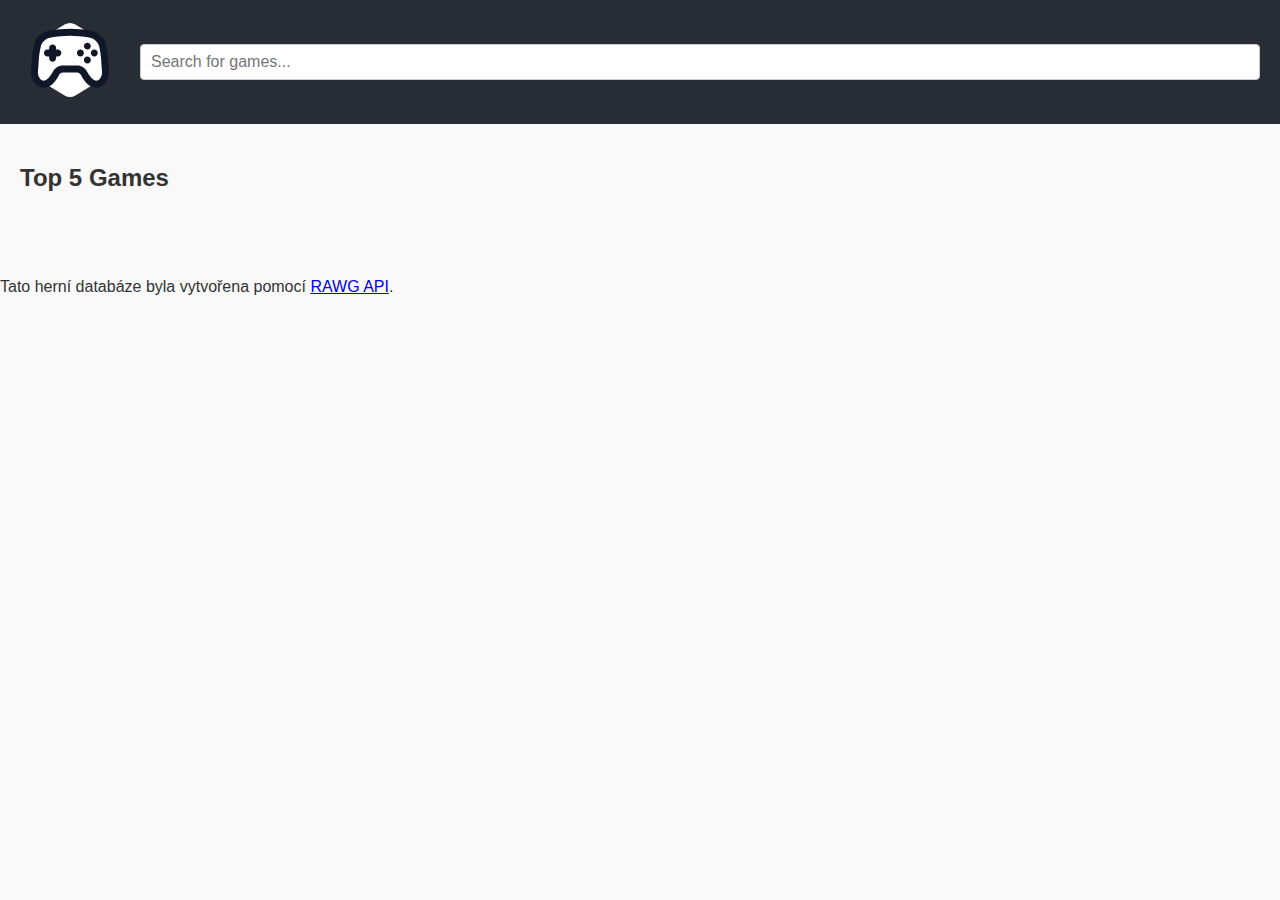
<file: A/index.html>
<!DOCTYPE html>
<html lang="cs">
<head>
    <meta charset="UTF-8">
    <link rel="stylesheet" href="styles.css">
    <title>Game Database</title>
</head>
<body>
    <header>
        <a href="index.html"><img src="logo.svg" alt="Logo"></a>
        <input type="text" id="searchBar" placeholder="Search for games...">
    </header>
    <main>
        <h2 id="topGamesTitle">Top 5 Games</h2>
        <div class="games" id="topGames"></div>

        <h2 id="searchResultTitle" style="display: none;">Searched Game</h2>
        <div id="searchResult"></div>
    </main>
    <footer>
        <p>
            Tato herní databáze byla vytvořena pomocí <a href="https://rawg.io/apidocs">RAWG API</a>. 
        </p>
    </footer>
    <script src="main.js"></script>
</body>
</html>
</file>
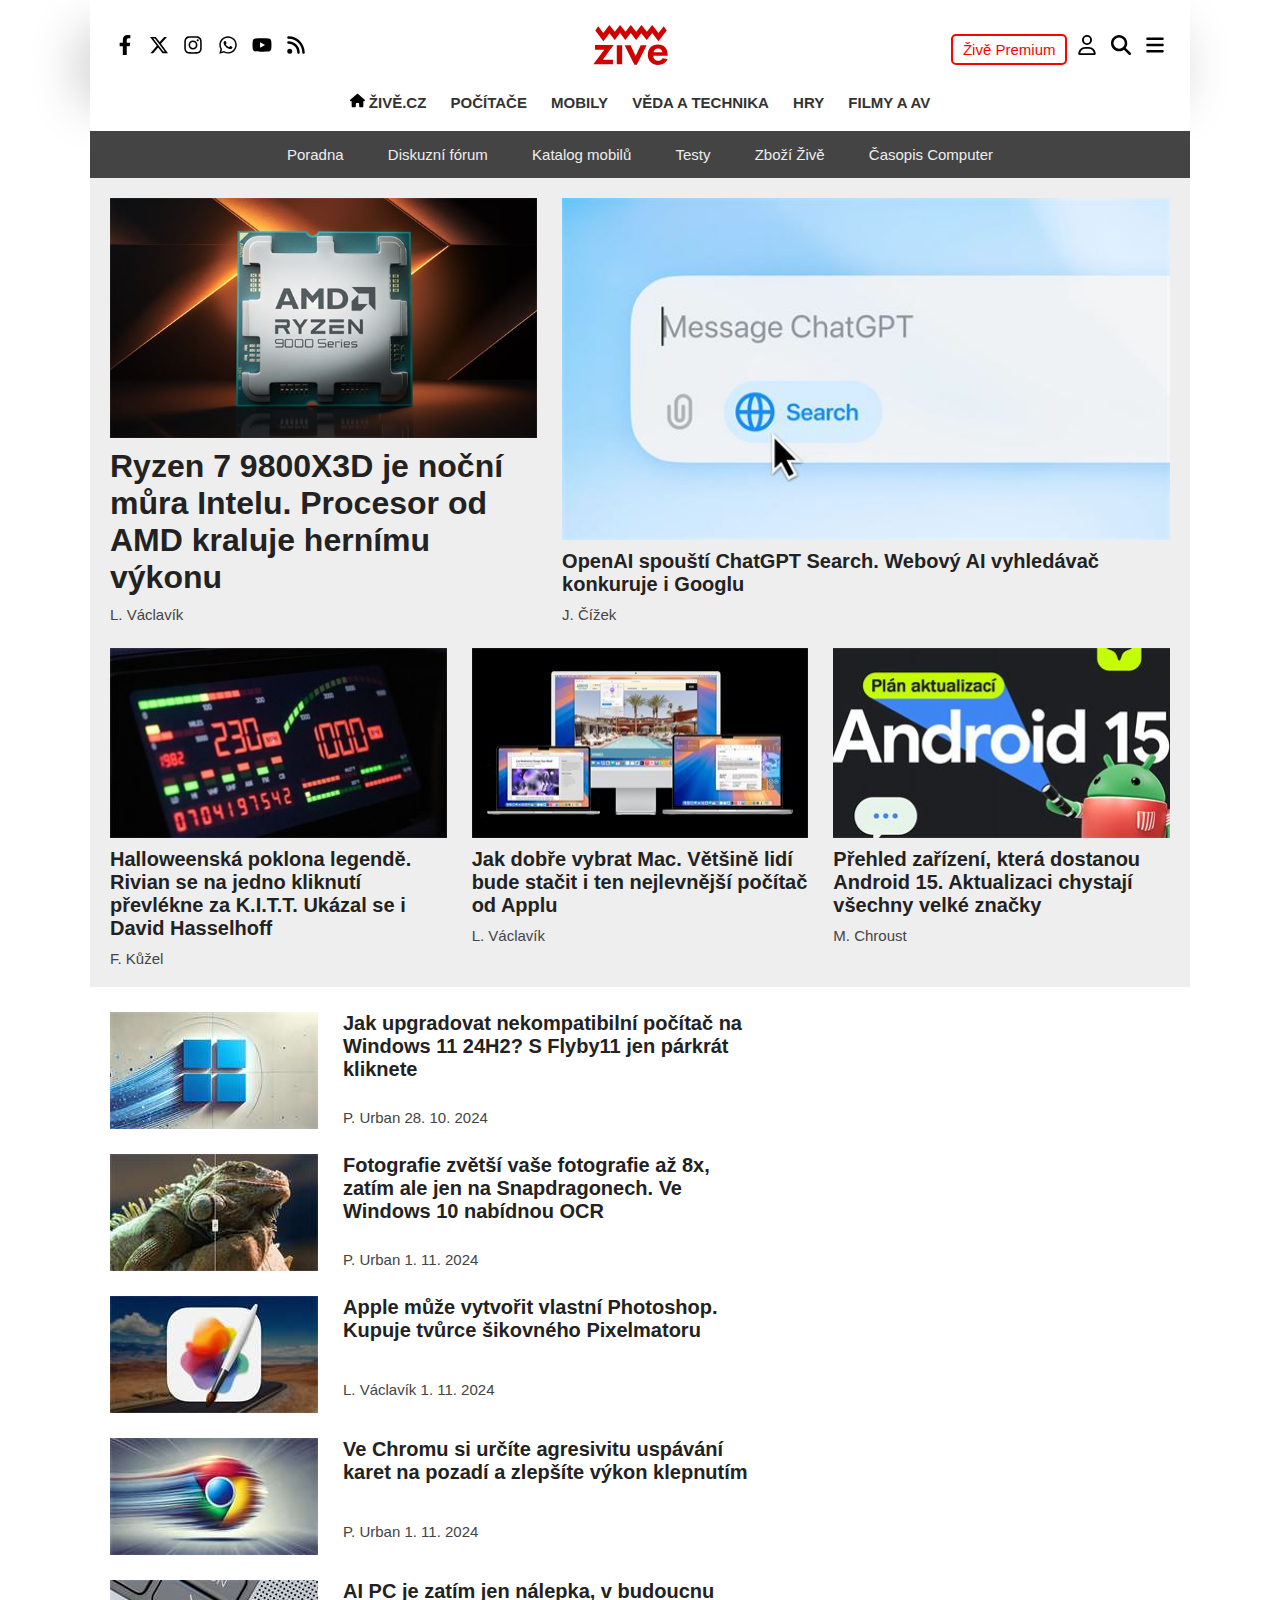
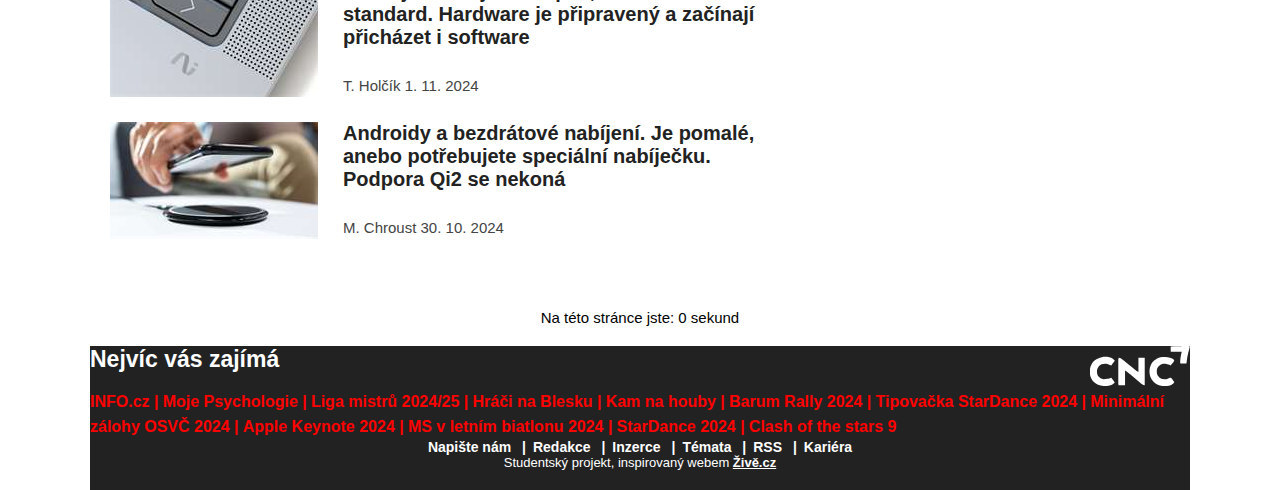
<file: B/index.html>
<!DOCTYPE html>
<html lang="cs">
    <head>
        <link rel="stylesheet" type="text/css" href="styles.css">
        <title>Živě.cz</title>
    </head>
    <body>
        <div id="header">
            <nav id="nav-header">
                <ul id="nav-ul-social">
                    <a href="index.html" class="nav-header-left">
                        <svg width="20" height="20" xmlns="http://www.w3.org/2000/svg" viewBox="0 0 320 512">
                            <path d="M279.1 288l14.2-92.7h-88.9v-60.1c0-25.4 12.4-50.1 52.2-50.1h40.4V6.3S260.4 0 225.4 0c-73.2 0-121.1 44.4-121.1 124.7v70.6H22.9V288h81.4v224h100.2V288z"/>
                        </svg></a>
                    <a href="index.html" class="nav-header-left">
                        <svg width="20" height="20" xmlns="http://www.w3.org/2000/svg" viewBox="0 0 512 512">
                            <path d="M389.2 48h70.6L305.6 224.2 487 464H345L233.7 318.6 106.5 464H35.8L200.7 275.5 26.8 48H172.4L272.9 180.9 389.2 48zM364.4 421.8h39.1L151.1 88h-42L364.4 421.8z"/>
                        </svg></a>
                    <a href="index.html" class="nav-header-left">
                        <svg width="20" height="20" xmlns="http://www.w3.org/2000/svg" viewBox="0 0 448 512">
                            <path d="M224.1 141c-63.6 0-114.9 51.3-114.9 114.9s51.3 114.9 114.9 114.9S339 319.5 339 255.9 287.7 141 224.1 141zm0 189.6c-41.1 0-74.7-33.5-74.7-74.7s33.5-74.7 74.7-74.7 74.7 33.5 74.7 74.7-33.6 74.7-74.7 74.7zm146.4-194.3c0 14.9-12 26.8-26.8 26.8-14.9 0-26.8-12-26.8-26.8s12-26.8 26.8-26.8 26.8 12 26.8 26.8zm76.1 27.2c-1.7-35.9-9.9-67.7-36.2-93.9-26.2-26.2-58-34.4-93.9-36.2-37-2.1-147.9-2.1-184.9 0-35.8 1.7-67.6 9.9-93.9 36.1s-34.4 58-36.2 93.9c-2.1 37-2.1 147.9 0 184.9 1.7 35.9 9.9 67.7 36.2 93.9s58 34.4 93.9 36.2c37 2.1 147.9 2.1 184.9 0 35.9-1.7 67.7-9.9 93.9-36.2 26.2-26.2 34.4-58 36.2-93.9 2.1-37 2.1-147.8 0-184.8zM398.8 388c-7.8 19.6-22.9 34.7-42.6 42.6-29.5 11.7-99.5 9-132.1 9s-102.7 2.6-132.1-9c-19.6-7.8-34.7-22.9-42.6-42.6-11.7-29.5-9-99.5-9-132.1s-2.6-102.7 9-132.1c7.8-19.6 22.9-34.7 42.6-42.6 29.5-11.7 99.5-9 132.1-9s102.7-2.6 132.1 9c19.6 7.8 34.7 22.9 42.6 42.6 11.7 29.5 9 99.5 9 132.1s2.7 102.7-9 132.1z"/>
                        </svg></a>
                    <a href="index.html" class="nav-header-left">
                        <svg width="20" height="20" xmlns="http://www.w3.org/2000/svg" viewBox="0 0 448 512">
                            <path d="M380.9 97.1C339 55.1 283.2 32 223.9 32c-122.4 0-222 99.6-222 222 0 39.1 10.2 77.3 29.6 111L0 480l117.7-30.9c32.4 17.7 68.9 27 106.1 27h.1c122.3 0 224.1-99.6 224.1-222 0-59.3-25.2-115-67.1-157zm-157 341.6c-33.2 0-65.7-8.9-94-25.7l-6.7-4-69.8 18.3L72 359.2l-4.4-7c-18.5-29.4-28.2-63.3-28.2-98.2 0-101.7 82.8-184.5 184.6-184.5 49.3 0 95.6 19.2 130.4 54.1 34.8 34.9 56.2 81.2 56.1 130.5 0 101.8-84.9 184.6-186.6 184.6zm101.2-138.2c-5.5-2.8-32.8-16.2-37.9-18-5.1-1.9-8.8-2.8-12.5 2.8-3.7 5.6-14.3 18-17.6 21.8-3.2 3.7-6.5 4.2-12 1.4-32.6-16.3-54-29.1-75.5-66-5.7-9.8 5.7-9.1 16.3-30.3 1.8-3.7 .9-6.9-.5-9.7-1.4-2.8-12.5-30.1-17.1-41.2-4.5-10.8-9.1-9.3-12.5-9.5-3.2-.2-6.9-.2-10.6-.2-3.7 0-9.7 1.4-14.8 6.9-5.1 5.6-19.4 19-19.4 46.3 0 27.3 19.9 53.7 22.6 57.4 2.8 3.7 39.1 59.7 94.8 83.8 35.2 15.2 49 16.5 66.6 13.9 10.7-1.6 32.8-13.4 37.4-26.4 4.6-13 4.6-24.1 3.2-26.4-1.3-2.5-5-3.9-10.5-6.6z"/>
                        </svg></a>
                    <a href="index.html" class="nav-header-left">
                        <svg width="20" height="20" xmlns="http://www.w3.org/2000/svg" viewBox="0 0 576 512">
                            <path d="M549.7 124.1c-6.3-23.7-24.8-42.3-48.3-48.6C458.8 64 288 64 288 64S117.2 64 74.6 75.5c-23.5 6.3-42 24.9-48.3 48.6-11.4 42.9-11.4 132.3-11.4 132.3s0 89.4 11.4 132.3c6.3 23.7 24.8 41.5 48.3 47.8C117.2 448 288 448 288 448s170.8 0 213.4-11.5c23.5-6.3 42-24.2 48.3-47.8 11.4-42.9 11.4-132.3 11.4-132.3s0-89.4-11.4-132.3zm-317.5 213.5V175.2l142.7 81.2-142.7 81.2z"/>
                        </svg></a>
                    <a href="index.html" class="nav-header-left">
                        <svg width="20" height="20" xmlns="http://www.w3.org/2000/svg" viewBox="0 0 448 512">
                            <path d="M0 64C0 46.3 14.3 32 32 32c229.8 0 416 186.2 416 416c0 17.7-14.3 32-32 32s-32-14.3-32-32C384 253.6 226.4 96 32 96C14.3 96 0 81.7 0 64zM0 416a64 64 0 1 1 128 0A64 64 0 1 1 0 416zM32 160c159.1 0 288 128.9 288 288c0 17.7-14.3 32-32 32s-32-14.3-32-32c0-123.7-100.3-224-224-224c-17.7 0-32-14.3-32-32s14.3-32 32-32z"/>
                        </svg></a>
                </ul>
                    <a href="index.html" class="nav-header-logo"><img src="images/zive_logo.svg" alt="ŽIVĚ.CZ" width="75" height="40"></a>
                <ul id="nav-ul-user">
                    <a href="index.html" class="nav-header-right" id="zive-premium">Živě Premium</a>
                    <a href="register.html" class="nav-header-right">
                        <svg width="20" height="20" xmlns="http://www.w3.org/2000/svg" viewBox="0 0 448 512">
                            <path d="M304 128a80 80 0 1 0 -160 0 80 80 0 1 0 160 0zM96 128a128 128 0 1 1 256 0A128 128 0 1 1 96 128zM49.3 464l349.5 0c-8.9-63.3-63.3-112-129-112l-91.4 0c-65.7 0-120.1 48.7-129 112zM0 482.3C0 383.8 79.8 304 178.3 304l91.4 0C368.2 304 448 383.8 448 482.3c0 16.4-13.3 29.7-29.7 29.7L29.7 512C13.3 512 0 498.7 0 482.3z"/>
                        </svg></a>
                    <a href="index.html" class="nav-header-right">
                        <svg width="20" height="20" xmlns="http://www.w3.org/2000/svg" viewBox="0 0 512 512">
                            <path d="M416 208c0 45.9-14.9 88.3-40 122.7L502.6 457.4c12.5 12.5 12.5 32.8 0 45.3s-32.8 12.5-45.3 0L330.7 376c-34.4 25.2-76.8 40-122.7 40C93.1 416 0 322.9 0 208S93.1 0 208 0S416 93.1 416 208zM208 352a144 144 0 1 0 0-288 144 144 0 1 0 0 288z"/>
                        </svg></a>
                    <a href="index.html" class="nav-header-right">
                        <svg width="20" height="20" xmlns="http://www.w3.org/2000/svg" viewBox="0 0 448 512">
                            <path d="M0 96C0 78.3 14.3 64 32 64l384 0c17.7 0 32 14.3 32 32s-14.3 32-32 32L32 128C14.3 128 0 113.7 0 96zM0 256c0-17.7 14.3-32 32-32l384 0c17.7 0 32 14.3 32 32s-14.3 32-32 32L32 288c-17.7 0-32-14.3-32-32zM448 416c0 17.7-14.3 32-32 32L32 448c-17.7 0-32-14.3-32-32s14.3-32 32-32l384 0c17.7 0 32 14.3 32 32z"/>
                        </svg></a>
                </ul>
            </nav>
            <nav>
                <ul id="ul-categories">
                    <a href="index.html"><svg width="15" height="15" xmlns="http://www.w3.org/2000/svg" viewBox="0 0 576 512">
                        <path d="M575.8 255.5c0 18-15 32.1-32 32.1l-32 0 .7 160.2c0 2.7-.2 5.4-.5 8.1l0 16.2c0 22.1-17.9 40-40 40l-16 0c-1.1 0-2.2 0-3.3-.1c-1.4 .1-2.8 .1-4.2 .1L416 512l-24 0c-22.1 0-40-17.9-40-40l0-24 0-64c0-17.7-14.3-32-32-32l-64 0c-17.7 0-32 14.3-32 32l0 64 0 24c0 22.1-17.9 40-40 40l-24 0-31.9 0c-1.5 0-3-.1-4.5-.2c-1.2 .1-2.4 .2-3.6 .2l-16 0c-22.1 0-40-17.9-40-40l0-112c0-.9 0-1.9 .1-2.8l0-69.7-32 0c-18 0-32-14-32-32.1c0-9 3-17 10-24L266.4 8c7-7 15-8 22-8s15 2 21 7L564.8 231.5c8 7 12 15 11 24z"/>
                    </svg> ŽIVĚ.CZ</a>
                    <a href="index.html">POČÍTAČE</a>
                    <a href="index.html">MOBILY</a>
                    <a href="index.html">VĚDA A TECHNIKA</a>
                    <a href="index.html">HRY</a>
                    <a href="index.html">FILMY A AV</a>
                </ul>
            </nav>
            <nav>
                <ul id="ul-other">
                    <a href="index.html">Poradna</a>
                    <a href="index.html">Diskuzní fórum</a>
                    <a href="index.html">Katalog mobilů</a>
                    <a href="index.html">Testy</a>
                    <a href="index.html">Zboží Živě</a>
                    <a href="index.html">Časopis Computer</a>
                </ul>
            </nav>
        </div>
        <div id="content">
            <div id="content-top">
                <div class="content-item">
                    <img src="images/ryzen_7_9800X3D.jfif">
                    <div class="content-item-title-ryzen"><a href="ryzen.html">Ryzen 7 9800X3D je noční můra Intelu. Procesor od AMD kraluje hernímu výkonu</a></div>
                    <div class="content-item-author">L. Václavík</div>
                </div>
                <div class="content-item">
                    <img src="images/chatgpt_search.jfif">
                    <div class="content-item-title"><a  href="openai.html">OpenAI spouští ChatGPT Search. Webový AI vyhledávač konkuruje i Googlu</a></div>
                    <div class="content-item-author">J. Čížek</div>
                </div>
                <div class="content-item">
                    <img src="images/rivian_kitt.jfif">
                    <div class="content-item-title"><a href="index.html">Halloweenská poklona legendě. Rivian se na jedno kliknutí převlékne za K.I.T.T. Ukázal se i David Hasselhoff</a></div>
                    <div class="content-item-author">F. Kůžel</div>
                </div>
                <div class="content-item">
                    <img src="images/mac_apple.jfif">
                    <div class="content-item-title"><a href="index.html">Jak dobře vybrat Mac. Většině lidí bude stačit i ten nejlevnější počítač od Applu</a></div>
                    <div class="content-item-author">L. Václavík</div>
                </div>
                <div class="content-item">
                    <img src="images/android_15.jfif">
                    <div class="content-item-title"><a href="index.html">Přehled zařízení, která dostanou Android 15. Aktualizaci chystají všechny velké značky</a></div>
                    <div class="content-item-author">M. Chroust</div>
                </div>
            </div>
            <div id="content-mid">
                <div class="content-mid-item">
                    <img src="images/windows_upgrade.jfif">
                    <div class="content-mid-item-title"><a href="index.html">Jak upgradovat nekompatibilní počítač na Windows 11 24H2? S Flyby11 jen párkrát kliknete</a></div>
                    <div class="content-mid-item-author-date">P. Urban 28. 10. 2024</div>
                </div>
                <div class="content-mid-item">
                    <img src="images/windows10_ocr.jfif">
                    <div class="content-mid-item-title"><a href="index.html">Fotografie zvětší vaše fotografie až 8x, zatím ale jen na Snapdragonech. Ve Windows 10 nabídnou OCR</a></div>
                    <div class="content-mid-item-author-date">P. Urban 1. 11. 2024</div>
                </div>
                <div class="content-mid-item">
                    <img src="images/apple_pixelmator.jfif">
                    <div class="content-mid-item-title"><a href="index.html">Apple může vytvořit vlastní Photoshop. Kupuje tvůrce šikovného Pixelmatoru</a></div>
                    <div class="content-mid-item-author-date">L. Václavík 1. 11. 2024</div>
                </div>
                <div class="content-mid-item">
                    <img src="images/chrome_agresivity.jfif">
                    <div class="content-mid-item-title"><a href="index.html">Ve Chromu si určíte agresivitu uspávání karet na pozadí a zlepšíte výkon klepnutím</a></div>
                    <div class="content-mid-item-author-date">P. Urban 1. 11. 2024</div>
                </div>
                <div class="content-mid-item">
                    <img src="images/ai_pc.jfif">
                    <div class="content-mid-item-title"><a href="index.html">AI PC je zatím jen nálepka, v budoucnu standard. Hardware je připravený a začínají přicházet i software</a></div>
                    <div class="content-mid-item-author-date">T. Holčík 1. 11. 2024</div>
                </div>
                <div class="content-mid-item">
                    <img src="images/android_wireless.jfif">
                    <div class="content-mid-item-title"><a href="index.html">Androidy a bezdrátové nabíjení. Je pomalé, anebo potřebujete speciální nabíječku. Podpora Qi2 se nekoná</a></div>
                    <div class="content-mid-item-author-date">M. Chroust 30. 10. 2024</div>
                </div>
            </div>
        </div>
        <div id="timer">Na této stránce jste: 0 sekund</div>
        <div id="footer">
            <div id="footer-top">
                <div id="footer-title">Nejvíc vás zajímá</div>
                <a href="index.html"><img src="images/cnc_logo.svg" alt="ŽIVĚ.CZ" width="100" height="40"></a>
            </div>
            <div id="footer-interest">
                <a href="index.html" class="footer-interest-a">INFO.cz</a>
                <a href="index.html" class="footer-interest-a">Moje Psychologie</a>
                <a href="index.html" class="footer-interest-a">Liga mistrů 2024/25</a>
                <a href="index.html" class="footer-interest-a">Hráči na Blesku</a>
                <a href="index.html" class="footer-interest-a">Kam na houby</a>
                <a href="index.html" class="footer-interest-a">Barum Rally 2024</a>
                <a href="index.html" class="footer-interest-a">Tipovačka StarDance 2024</a>
                <a href="index.html" class="footer-interest-a">Minimální zálohy OSVČ 2024</a>
                <a href="index.html" class="footer-interest-a">Apple Keynote 2024</a>
                <a href="index.html" class="footer-interest-a">MS v letním biatlonu 2024</a>
                <a href="index.html" class="footer-interest-a">StarDance 2024</a>
                <a href="index.html" class="footer-interest-a-last">Clash of the stars 9</a>
            </div>
            <div id="footer-contact">
                <a href="index.html" class="footer-contact-a">Napište nám</a>
                <a href="index.html" class="footer-contact-a">Redakce</a>
                <a href="index.html" class="footer-contact-a">Inzerce</a>
                <a href="index.html" class="footer-contact-a">Témata</a>
                <a href="index.html" class="footer-contact-a">RSS</a>
                <a href="index.html" class="footer-contact-a-last">Kariéra</a>
            </div>
            <div id="footer-copyright">
                Studentský projekt, inspirovaný webem <a href="https://www.zive.cz">Živě.cz</a>
            </div>
        </div>
        <script src="counter.js"></script>
    </body>
</html>
</file>
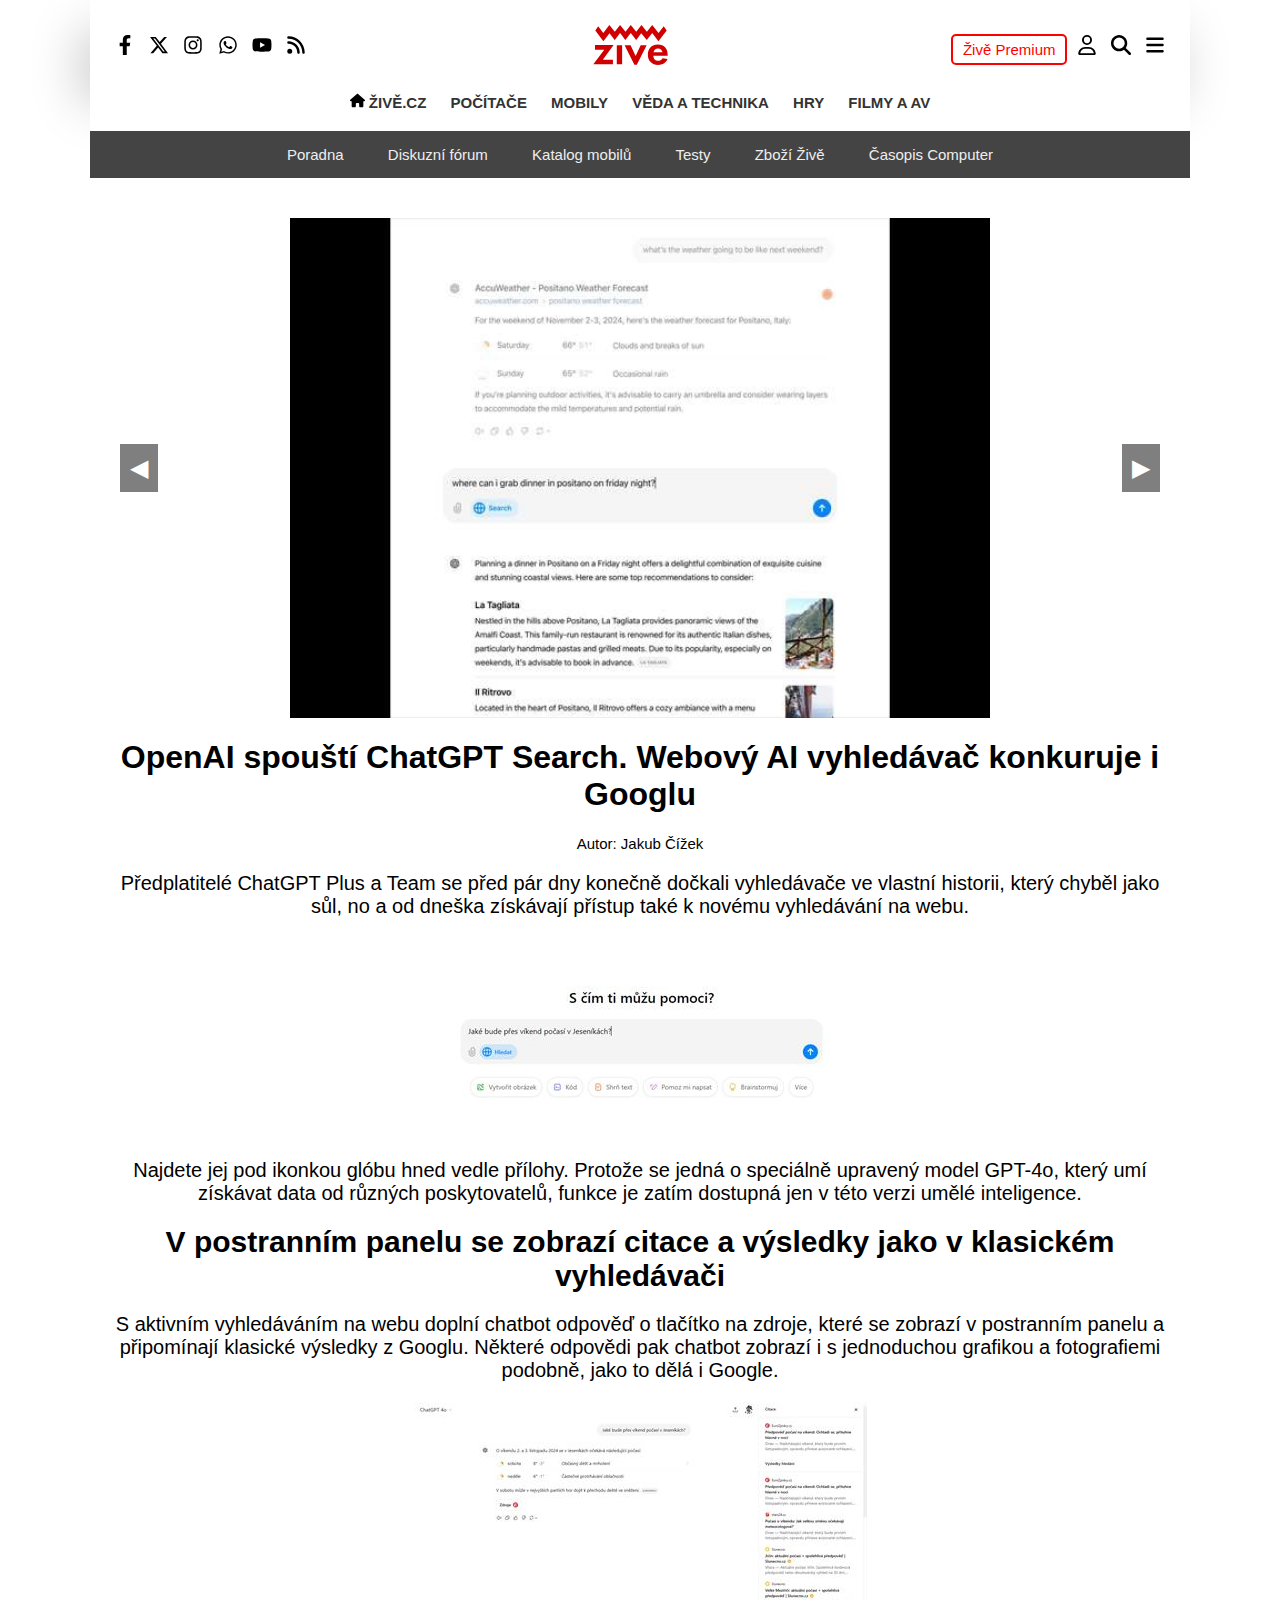
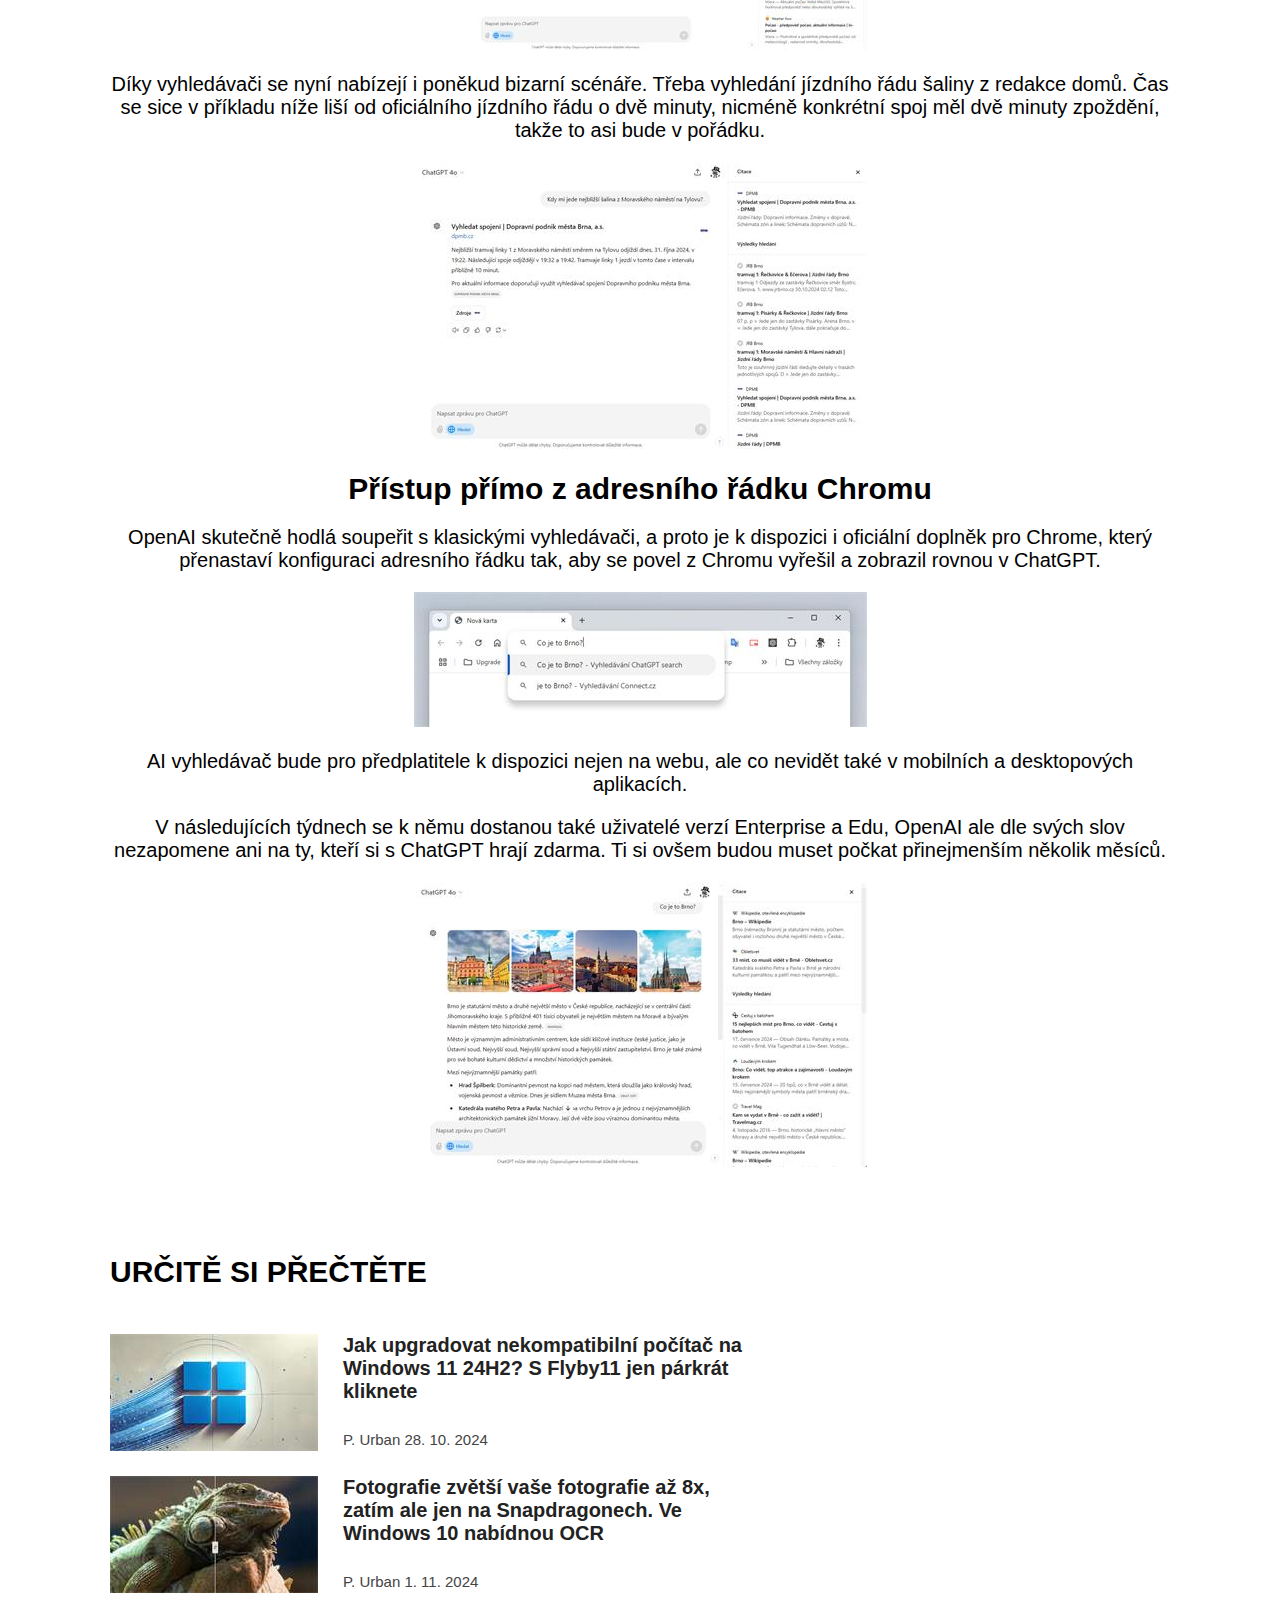
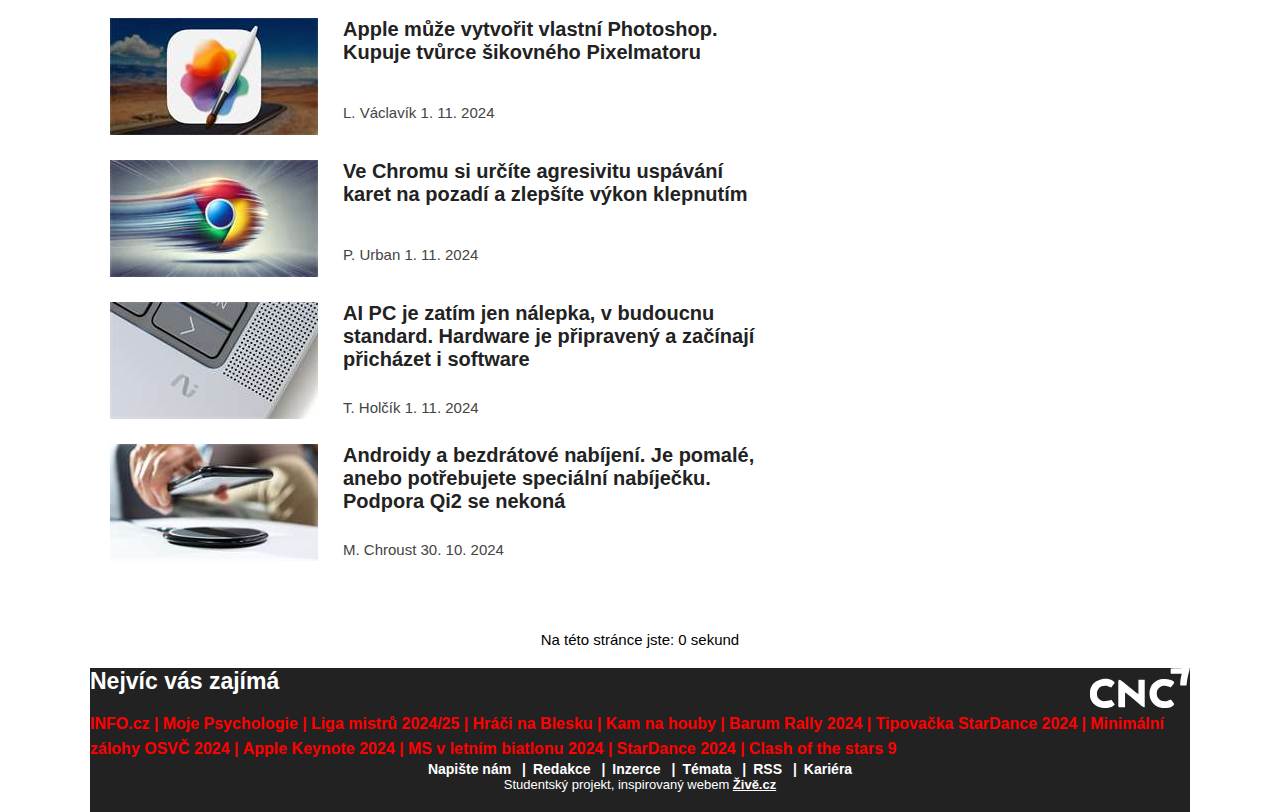
<file: B/openai.html>
<!DOCTYPE html>
<html lang="cs">
    <head>
        <link rel="stylesheet" type="text/css" href="styles.css">
        <title>OpenAI spouští ChatGPT Search. Webový AI vyhledávač konkuruje i Googlu</title>
    </head>
    <body>
        <div id="header">
            <nav id="nav-header">
                <ul id="nav-ul-social">
                    <a href="index.html" class="nav-header-left">
                        <svg width="20" height="20" xmlns="http://www.w3.org/2000/svg" viewBox="0 0 320 512">
                            <path d="M279.1 288l14.2-92.7h-88.9v-60.1c0-25.4 12.4-50.1 52.2-50.1h40.4V6.3S260.4 0 225.4 0c-73.2 0-121.1 44.4-121.1 124.7v70.6H22.9V288h81.4v224h100.2V288z"/>
                        </svg></a>
                    <a href="index.html" class="nav-header-left">
                        <svg width="20" height="20" xmlns="http://www.w3.org/2000/svg" viewBox="0 0 512 512">
                            <path d="M389.2 48h70.6L305.6 224.2 487 464H345L233.7 318.6 106.5 464H35.8L200.7 275.5 26.8 48H172.4L272.9 180.9 389.2 48zM364.4 421.8h39.1L151.1 88h-42L364.4 421.8z"/>
                        </svg></a>
                    <a href="index.html" class="nav-header-left">
                        <svg width="20" height="20" xmlns="http://www.w3.org/2000/svg" viewBox="0 0 448 512">
                            <path d="M224.1 141c-63.6 0-114.9 51.3-114.9 114.9s51.3 114.9 114.9 114.9S339 319.5 339 255.9 287.7 141 224.1 141zm0 189.6c-41.1 0-74.7-33.5-74.7-74.7s33.5-74.7 74.7-74.7 74.7 33.5 74.7 74.7-33.6 74.7-74.7 74.7zm146.4-194.3c0 14.9-12 26.8-26.8 26.8-14.9 0-26.8-12-26.8-26.8s12-26.8 26.8-26.8 26.8 12 26.8 26.8zm76.1 27.2c-1.7-35.9-9.9-67.7-36.2-93.9-26.2-26.2-58-34.4-93.9-36.2-37-2.1-147.9-2.1-184.9 0-35.8 1.7-67.6 9.9-93.9 36.1s-34.4 58-36.2 93.9c-2.1 37-2.1 147.9 0 184.9 1.7 35.9 9.9 67.7 36.2 93.9s58 34.4 93.9 36.2c37 2.1 147.9 2.1 184.9 0 35.9-1.7 67.7-9.9 93.9-36.2 26.2-26.2 34.4-58 36.2-93.9 2.1-37 2.1-147.8 0-184.8zM398.8 388c-7.8 19.6-22.9 34.7-42.6 42.6-29.5 11.7-99.5 9-132.1 9s-102.7 2.6-132.1-9c-19.6-7.8-34.7-22.9-42.6-42.6-11.7-29.5-9-99.5-9-132.1s-2.6-102.7 9-132.1c7.8-19.6 22.9-34.7 42.6-42.6 29.5-11.7 99.5-9 132.1-9s102.7-2.6 132.1 9c19.6 7.8 34.7 22.9 42.6 42.6 11.7 29.5 9 99.5 9 132.1s2.7 102.7-9 132.1z"/>
                        </svg></a>
                    <a href="index.html" class="nav-header-left">
                        <svg width="20" height="20" xmlns="http://www.w3.org/2000/svg" viewBox="0 0 448 512">
                            <path d="M380.9 97.1C339 55.1 283.2 32 223.9 32c-122.4 0-222 99.6-222 222 0 39.1 10.2 77.3 29.6 111L0 480l117.7-30.9c32.4 17.7 68.9 27 106.1 27h.1c122.3 0 224.1-99.6 224.1-222 0-59.3-25.2-115-67.1-157zm-157 341.6c-33.2 0-65.7-8.9-94-25.7l-6.7-4-69.8 18.3L72 359.2l-4.4-7c-18.5-29.4-28.2-63.3-28.2-98.2 0-101.7 82.8-184.5 184.6-184.5 49.3 0 95.6 19.2 130.4 54.1 34.8 34.9 56.2 81.2 56.1 130.5 0 101.8-84.9 184.6-186.6 184.6zm101.2-138.2c-5.5-2.8-32.8-16.2-37.9-18-5.1-1.9-8.8-2.8-12.5 2.8-3.7 5.6-14.3 18-17.6 21.8-3.2 3.7-6.5 4.2-12 1.4-32.6-16.3-54-29.1-75.5-66-5.7-9.8 5.7-9.1 16.3-30.3 1.8-3.7 .9-6.9-.5-9.7-1.4-2.8-12.5-30.1-17.1-41.2-4.5-10.8-9.1-9.3-12.5-9.5-3.2-.2-6.9-.2-10.6-.2-3.7 0-9.7 1.4-14.8 6.9-5.1 5.6-19.4 19-19.4 46.3 0 27.3 19.9 53.7 22.6 57.4 2.8 3.7 39.1 59.7 94.8 83.8 35.2 15.2 49 16.5 66.6 13.9 10.7-1.6 32.8-13.4 37.4-26.4 4.6-13 4.6-24.1 3.2-26.4-1.3-2.5-5-3.9-10.5-6.6z"/>
                        </svg></a>
                    <a href="index.html" class="nav-header-left">
                        <svg width="20" height="20" xmlns="http://www.w3.org/2000/svg" viewBox="0 0 576 512">
                            <path d="M549.7 124.1c-6.3-23.7-24.8-42.3-48.3-48.6C458.8 64 288 64 288 64S117.2 64 74.6 75.5c-23.5 6.3-42 24.9-48.3 48.6-11.4 42.9-11.4 132.3-11.4 132.3s0 89.4 11.4 132.3c6.3 23.7 24.8 41.5 48.3 47.8C117.2 448 288 448 288 448s170.8 0 213.4-11.5c23.5-6.3 42-24.2 48.3-47.8 11.4-42.9 11.4-132.3 11.4-132.3s0-89.4-11.4-132.3zm-317.5 213.5V175.2l142.7 81.2-142.7 81.2z"/>
                        </svg></a>
                    <a href="index.html" class="nav-header-left">
                        <svg width="20" height="20" xmlns="http://www.w3.org/2000/svg" viewBox="0 0 448 512">
                            <path d="M0 64C0 46.3 14.3 32 32 32c229.8 0 416 186.2 416 416c0 17.7-14.3 32-32 32s-32-14.3-32-32C384 253.6 226.4 96 32 96C14.3 96 0 81.7 0 64zM0 416a64 64 0 1 1 128 0A64 64 0 1 1 0 416zM32 160c159.1 0 288 128.9 288 288c0 17.7-14.3 32-32 32s-32-14.3-32-32c0-123.7-100.3-224-224-224c-17.7 0-32-14.3-32-32s14.3-32 32-32z"/>
                        </svg></a>
                </ul>
                    <a href="index.html" class="nav-header-logo"><img src="images/zive_logo.svg" alt="ŽIVĚ.CZ" width="75" height="40"></a>
                <ul id="nav-ul-user">
                    <a href="index.html" class="nav-header-right" id="zive-premium">Živě Premium</a>
                    <a href="register.html" class="nav-header-right">
                        <svg width="20" height="20" xmlns="http://www.w3.org/2000/svg" viewBox="0 0 448 512">
                            <path d="M304 128a80 80 0 1 0 -160 0 80 80 0 1 0 160 0zM96 128a128 128 0 1 1 256 0A128 128 0 1 1 96 128zM49.3 464l349.5 0c-8.9-63.3-63.3-112-129-112l-91.4 0c-65.7 0-120.1 48.7-129 112zM0 482.3C0 383.8 79.8 304 178.3 304l91.4 0C368.2 304 448 383.8 448 482.3c0 16.4-13.3 29.7-29.7 29.7L29.7 512C13.3 512 0 498.7 0 482.3z"/>
                        </svg></a>
                    <a href="index.html" class="nav-header-right">
                        <svg width="20" height="20" xmlns="http://www.w3.org/2000/svg" viewBox="0 0 512 512">
                            <path d="M416 208c0 45.9-14.9 88.3-40 122.7L502.6 457.4c12.5 12.5 12.5 32.8 0 45.3s-32.8 12.5-45.3 0L330.7 376c-34.4 25.2-76.8 40-122.7 40C93.1 416 0 322.9 0 208S93.1 0 208 0S416 93.1 416 208zM208 352a144 144 0 1 0 0-288 144 144 0 1 0 0 288z"/>
                        </svg></a>
                    <a href="index.html" class="nav-header-right">
                        <svg width="20" height="20" xmlns="http://www.w3.org/2000/svg" viewBox="0 0 448 512">
                            <path d="M0 96C0 78.3 14.3 64 32 64l384 0c17.7 0 32 14.3 32 32s-14.3 32-32 32L32 128C14.3 128 0 113.7 0 96zM0 256c0-17.7 14.3-32 32-32l384 0c17.7 0 32 14.3 32 32s-14.3 32-32 32L32 288c-17.7 0-32-14.3-32-32zM448 416c0 17.7-14.3 32-32 32L32 448c-17.7 0-32-14.3-32-32s14.3-32 32-32l384 0c17.7 0 32 14.3 32 32z"/>
                        </svg></a>
                </ul>
            </nav>
            <nav>
                <ul id="ul-categories">
                    <a href="index.html"><svg width="15" height="15" xmlns="http://www.w3.org/2000/svg" viewBox="0 0 576 512">
                        <path d="M575.8 255.5c0 18-15 32.1-32 32.1l-32 0 .7 160.2c0 2.7-.2 5.4-.5 8.1l0 16.2c0 22.1-17.9 40-40 40l-16 0c-1.1 0-2.2 0-3.3-.1c-1.4 .1-2.8 .1-4.2 .1L416 512l-24 0c-22.1 0-40-17.9-40-40l0-24 0-64c0-17.7-14.3-32-32-32l-64 0c-17.7 0-32 14.3-32 32l0 64 0 24c0 22.1-17.9 40-40 40l-24 0-31.9 0c-1.5 0-3-.1-4.5-.2c-1.2 .1-2.4 .2-3.6 .2l-16 0c-22.1 0-40-17.9-40-40l0-112c0-.9 0-1.9 .1-2.8l0-69.7-32 0c-18 0-32-14-32-32.1c0-9 3-17 10-24L266.4 8c7-7 15-8 22-8s15 2 21 7L564.8 231.5c8 7 12 15 11 24z"/>
                    </svg> ŽIVĚ.CZ</a>
                    <a href="index.html">POČÍTAČE</a>
                    <a href="index.html">MOBILY</a>
                    <a href="index.html">VĚDA A TECHNIKA</a>
                    <a href="index.html">HRY</a>
                    <a href="index.html">FILMY A AV</a>
                </ul>
            </nav>
            <nav>
                <ul id="ul-other">
                    <a href="index.html">Poradna</a>
                    <a href="index.html">Diskuzní fórum</a>
                    <a href="index.html">Katalog mobilů</a>
                    <a href="index.html">Testy</a>
                    <a href="index.html">Zboží Živě</a>
                    <a href="index.html">Časopis Computer</a>
                </ul>
            </nav>
        </div>
        <div id="content-specific">
            <div class="content-specific-item">
                <div class="carousel-container">
                    <button class="arrow left" onclick="moveLeft()">&#9664;</button>
                    <div class="carousel">
                        <div class="carousel-track">
                            <!-- Add your images here -->
                            <img src="images/openai-carousel1.jpg" alt="Image 1">
                            <img src="images/openai-carousel2.jpg" alt="Image 2">
                            <img src="images/openai-carousel3.jpg" alt="Image 3">
                            <img src="images/openai-carousel4.jpg" alt="Image 4">
                            <img src="images/openai-carousel5.jpg" alt="Image 5">
                        </div>
                    </div>
                    <button class="arrow right" onclick="moveRight()">&#9654;</button>
                </div>
                
                <h1 class="content-item-title-ryzen">OpenAI spouští ChatGPT Search. Webový AI vyhledávač konkuruje i Googlu</h1>
                <p class="content-specific-item-author">Autor: Jakub Čížek</p>
                <p class="content-specific-item-text">
                    Předplatitelé ChatGPT Plus a Team se před pár dny konečně dočkali vyhledávače ve vlastní historii, který chyběl jako sůl, 
                    no a od dneška získávají přístup také k novému vyhledávání na webu.
                </p>
                <img src="images/openai-img1.jpg">
                <p class="content-specific-item-text">
                    Najdete jej pod ikonkou glóbu hned vedle přílohy. Protože se jedná o speciálně upravený model GPT-4o, 
                    který umí získávat data od různých poskytovatelů, funkce je zatím dostupná jen v této verzi umělé inteligence.
                </p>
                <h1>V postranním panelu se zobrazí citace a výsledky jako v klasickém vyhledávači</h1>
                <p class="content-specific-item-text">
                    S aktivním vyhledáváním na webu doplní chatbot odpověď o tlačítko na zdroje, které se zobrazí v postranním panelu a připomínají klasické výsledky z Googlu.
                     Některé odpovědi pak chatbot zobrazí i s jednoduchou grafikou a fotografiemi podobně, jako to dělá i Google.
                </p>
                <img src="images/openai-img2.jpg">
                <p class="content-specific-item-text">
                    Díky vyhledávači se nyní nabízejí i poněkud bizarní scénáře. Třeba vyhledání jízdního řádu šaliny z redakce domů. 
                    Čas se sice v příkladu níže liší od oficiálního jízdního řádu o dvě minuty, nicméně konkrétní spoj měl dvě minuty zpoždění, takže to asi bude v pořádku.
                </p>
                <img src="images/openai-img3.jpg">
                <h1>Přístup přímo z adresního řádku Chromu</h1>
                <p class="content-specific-item-text">
                    OpenAI skutečně hodlá soupeřit s klasickými vyhledávači, a proto je k dispozici i oficiální doplněk pro Chrome, 
                    který přenastaví konfiguraci adresního řádku tak, aby se povel z Chromu vyřešil a zobrazil rovnou v ChatGPT.
                </p>
                <img src="images/openai-img4.jpg">
                <p class="content-specific-item-text">
                    AI vyhledávač bude pro předplatitele k dispozici nejen na webu, ale co nevidět také v mobilních a desktopových aplikacích.
                </p>
                <p class="content-specific-item-text">
                    V následujících týdnech se k němu dostanou také uživatelé verzí Enterprise a Edu, OpenAI ale dle svých slov nezapomene ani na ty,
                    kteří si s ChatGPT hrají zdarma. Ti si ovšem budou muset počkat přinejmenším několik měsíců.
                </p>
                <img src="images/openai-img5.jpg">
            </div>
        </div>
        <div id="content-mid">
            <h1>URČITĚ SI PŘEČTĚTE</h1>
            <div class="content-mid-item">
                <img src="images/windows_upgrade.jfif">
                <div class="content-mid-item-title"><a href="openai.html">Jak upgradovat nekompatibilní počítač na Windows 11 24H2? S Flyby11 jen párkrát kliknete</a></div>
                <div class="content-mid-item-author-date">P. Urban 28. 10. 2024</div>
            </div>
            <div class="content-mid-item">
                <img src="images/windows10_ocr.jfif">
                <div class="content-mid-item-title"><a href="openai.html">Fotografie zvětší vaše fotografie až 8x, zatím ale jen na Snapdragonech. Ve Windows 10 nabídnou OCR</a></div>
                <div class="content-mid-item-author-date">P. Urban 1. 11. 2024</div>
            </div>
            <div class="content-mid-item">
                <img src="images/apple_pixelmator.jfif">
                <div class="content-mid-item-title"><a href="openai.html">Apple může vytvořit vlastní Photoshop. Kupuje tvůrce šikovného Pixelmatoru</a></div>
                <div class="content-mid-item-author-date">L. Václavík 1. 11. 2024</div>
            </div>
            <div class="content-mid-item">
                <img src="images/chrome_agresivity.jfif">
                <div class="content-mid-item-title"><a href="openai.html">Ve Chromu si určíte agresivitu uspávání karet na pozadí a zlepšíte výkon klepnutím</a></div>
                <div class="content-mid-item-author-date">P. Urban 1. 11. 2024</div>
            </div>
            <div class="content-mid-item">
                <img src="images/ai_pc.jfif">
                <div class="content-mid-item-title"><a href="openai.html">AI PC je zatím jen nálepka, v budoucnu standard. Hardware je připravený a začínají přicházet i software</a></div>
                <div class="content-mid-item-author-date">T. Holčík 1. 11. 2024</div>
            </div>
            <div class="content-mid-item">
                <img src="images/android_wireless.jfif">
                <div class="content-mid-item-title"><a href="openai.html">Androidy a bezdrátové nabíjení. Je pomalé, anebo potřebujete speciální nabíječku. Podpora Qi2 se nekoná</a></div>
                <div class="content-mid-item-author-date">M. Chroust 30. 10. 2024</div>
            </div>
        </div>
        <div id="timer">Na této stránce jste: 0 sekund</div>
        <div id="footer">
            <div id="footer-top">
                <div id="footer-title">Nejvíc vás zajímá</div>
                <a href="index.html"><img src="images/cnc_logo.svg" alt="ŽIVĚ.CZ" width="100" height="40"></a>
            </div>
            <div id="footer-interest">
                <a href="index.html" class="footer-interest-a">INFO.cz</a>
                <a href="index.html" class="footer-interest-a">Moje Psychologie</a>
                <a href="index.html" class="footer-interest-a">Liga mistrů 2024/25</a>
                <a href="index.html" class="footer-interest-a">Hráči na Blesku</a>
                <a href="index.html" class="footer-interest-a">Kam na houby</a>
                <a href="index.html" class="footer-interest-a">Barum Rally 2024</a>
                <a href="index.html" class="footer-interest-a">Tipovačka StarDance 2024</a>
                <a href="index.html" class="footer-interest-a">Minimální zálohy OSVČ 2024</a>
                <a href="index.html" class="footer-interest-a">Apple Keynote 2024</a>
                <a href="index.html" class="footer-interest-a">MS v letním biatlonu 2024</a>
                <a href="index.html" class="footer-interest-a">StarDance 2024</a>
                <a href="index.html" class="footer-interest-a-last">Clash of the stars 9</a>
            </div>
            <div id="footer-contact">
                <a href="index.html" class="footer-contact-a">Napište nám</a>
                <a href="index.html" class="footer-contact-a">Redakce</a>
                <a href="index.html" class="footer-contact-a">Inzerce</a>
                <a href="index.html" class="footer-contact-a">Témata</a>
                <a href="index.html" class="footer-contact-a">RSS</a>
                <a href="index.html" class="footer-contact-a-last">Kariéra</a>
            </div>
            <div id="footer-copyright">
                Studentský projekt, inspirovaný webem <a href="https://www.zive.cz">Živě.cz</a>
            </div>
        </div>
        <script src="carousel.js"></script>
        <script src="counter.js"></script>
    </body>
</html>
</file>
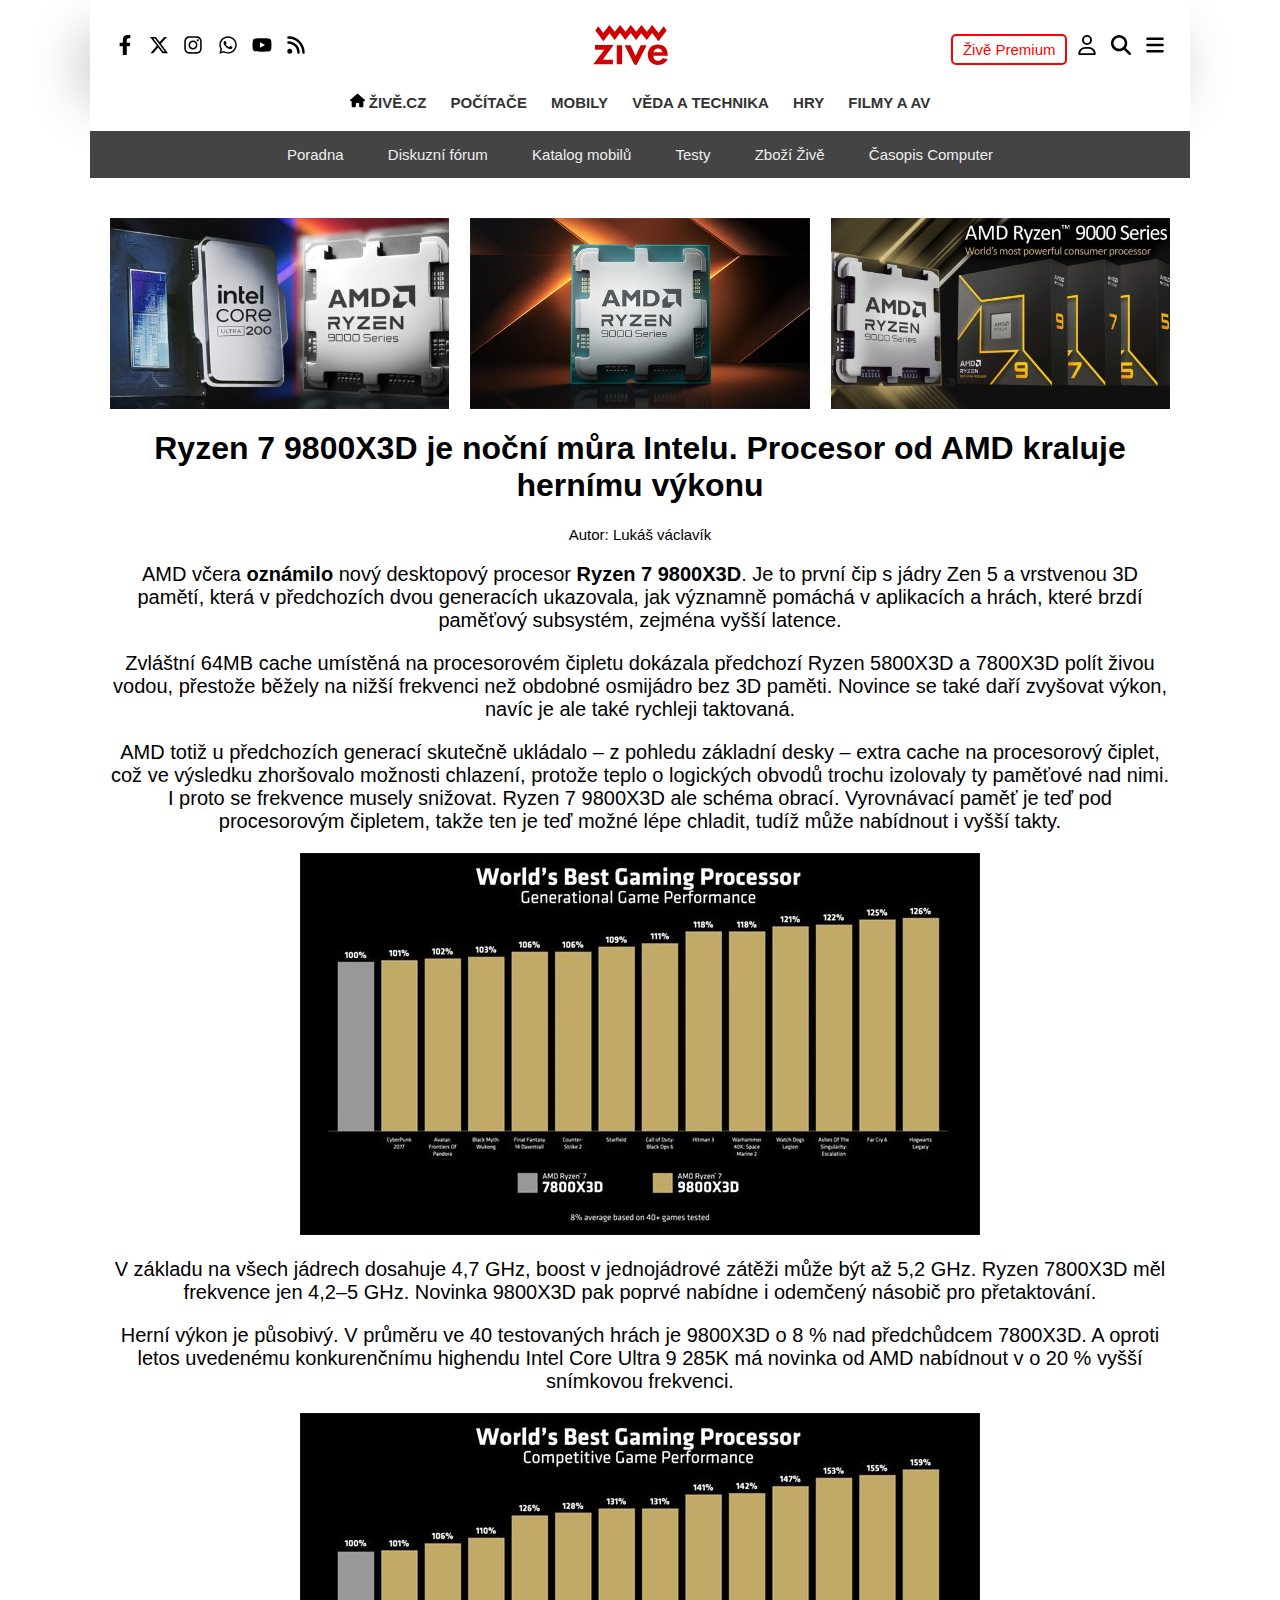
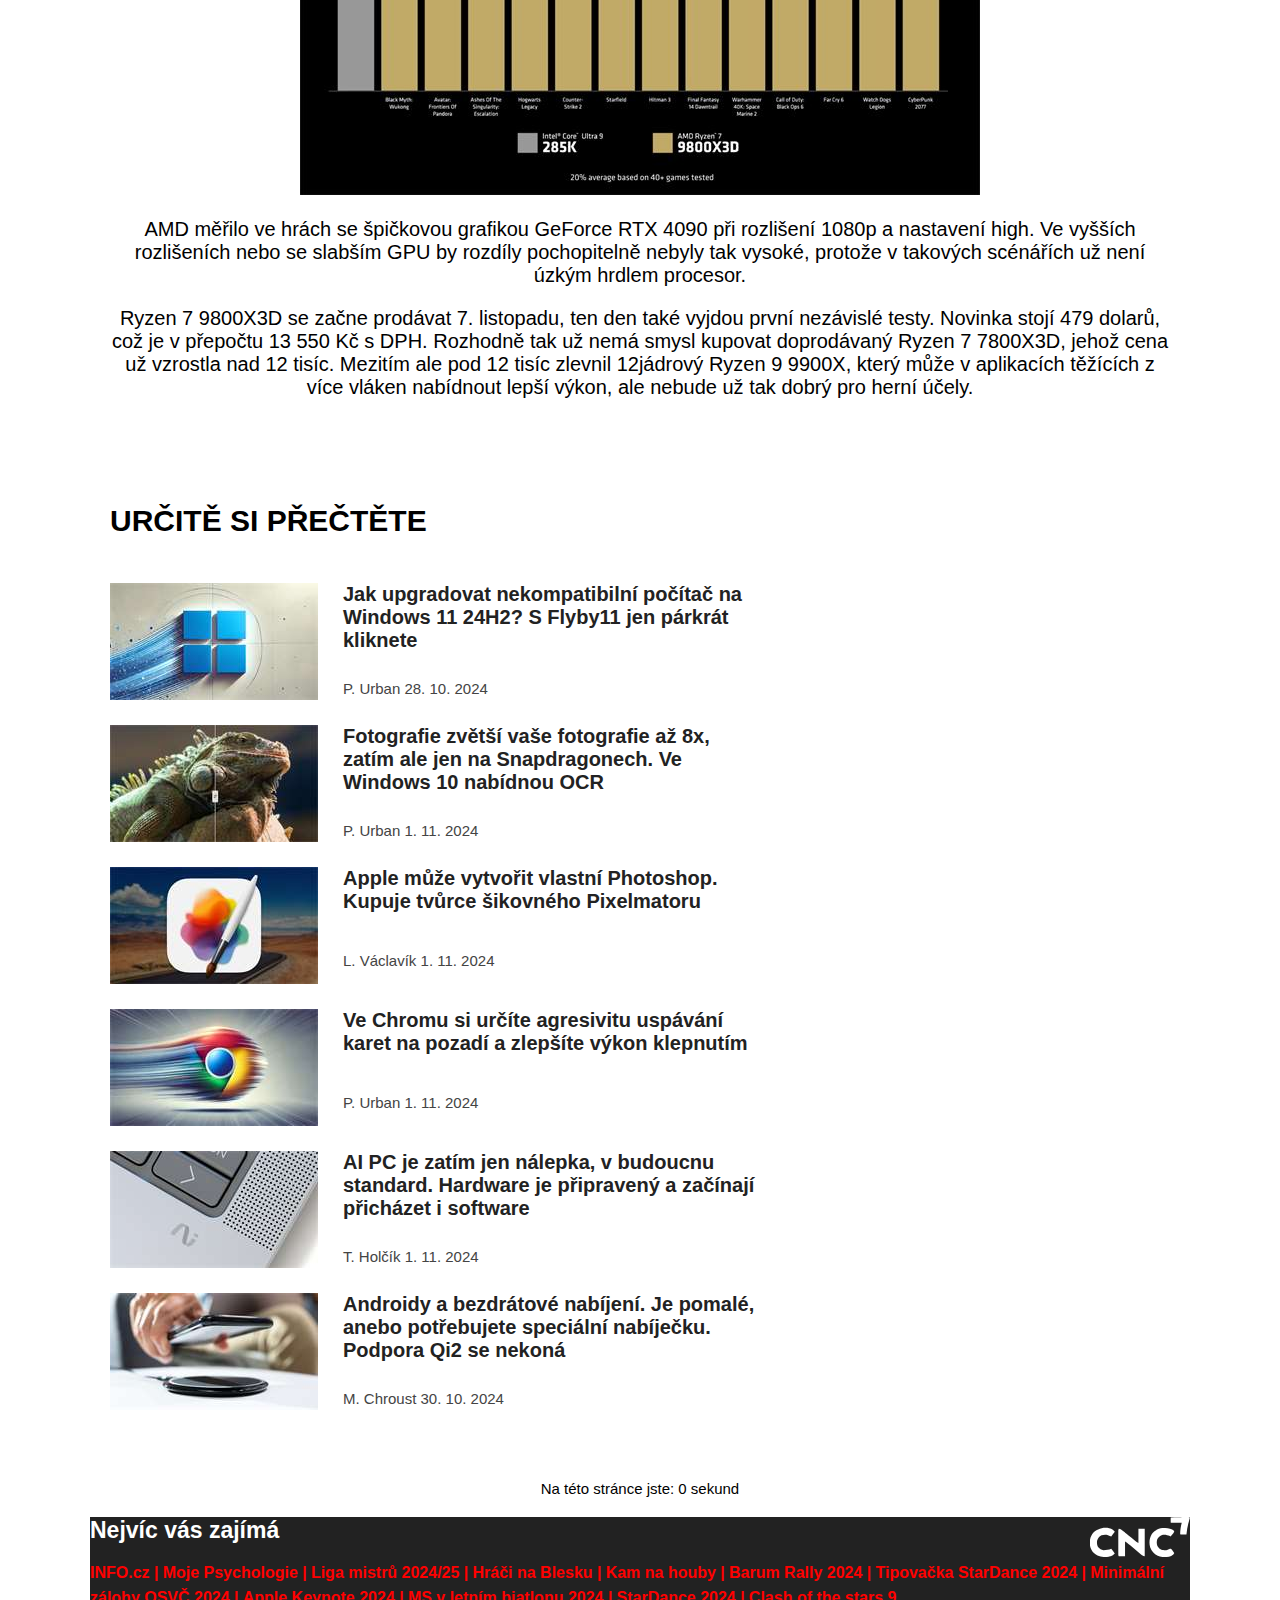
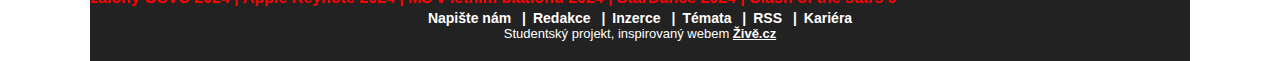
<file: B/ryzen.html>
<!DOCTYPE html>
<html lang="cs">
    <head>
        <link rel="stylesheet" type="text/css" href="styles.css">
        <title>Ryzen 7 9800X3D je noční můra Intelu. Procesor od AMD kraluje hernímu výkonu</title>
    </head>
    <body>
        <div id="header">
            <nav id="nav-header">
                <ul id="nav-ul-social">
                    <a href="index.html" class="nav-header-left">
                        <svg width="20" height="20" xmlns="http://www.w3.org/2000/svg" viewBox="0 0 320 512">
                            <path d="M279.1 288l14.2-92.7h-88.9v-60.1c0-25.4 12.4-50.1 52.2-50.1h40.4V6.3S260.4 0 225.4 0c-73.2 0-121.1 44.4-121.1 124.7v70.6H22.9V288h81.4v224h100.2V288z"/>
                        </svg></a>
                    <a href="index.html" class="nav-header-left">
                        <svg width="20" height="20" xmlns="http://www.w3.org/2000/svg" viewBox="0 0 512 512">
                            <path d="M389.2 48h70.6L305.6 224.2 487 464H345L233.7 318.6 106.5 464H35.8L200.7 275.5 26.8 48H172.4L272.9 180.9 389.2 48zM364.4 421.8h39.1L151.1 88h-42L364.4 421.8z"/>
                        </svg></a>
                    <a href="index.html" class="nav-header-left">
                        <svg width="20" height="20" xmlns="http://www.w3.org/2000/svg" viewBox="0 0 448 512">
                            <path d="M224.1 141c-63.6 0-114.9 51.3-114.9 114.9s51.3 114.9 114.9 114.9S339 319.5 339 255.9 287.7 141 224.1 141zm0 189.6c-41.1 0-74.7-33.5-74.7-74.7s33.5-74.7 74.7-74.7 74.7 33.5 74.7 74.7-33.6 74.7-74.7 74.7zm146.4-194.3c0 14.9-12 26.8-26.8 26.8-14.9 0-26.8-12-26.8-26.8s12-26.8 26.8-26.8 26.8 12 26.8 26.8zm76.1 27.2c-1.7-35.9-9.9-67.7-36.2-93.9-26.2-26.2-58-34.4-93.9-36.2-37-2.1-147.9-2.1-184.9 0-35.8 1.7-67.6 9.9-93.9 36.1s-34.4 58-36.2 93.9c-2.1 37-2.1 147.9 0 184.9 1.7 35.9 9.9 67.7 36.2 93.9s58 34.4 93.9 36.2c37 2.1 147.9 2.1 184.9 0 35.9-1.7 67.7-9.9 93.9-36.2 26.2-26.2 34.4-58 36.2-93.9 2.1-37 2.1-147.8 0-184.8zM398.8 388c-7.8 19.6-22.9 34.7-42.6 42.6-29.5 11.7-99.5 9-132.1 9s-102.7 2.6-132.1-9c-19.6-7.8-34.7-22.9-42.6-42.6-11.7-29.5-9-99.5-9-132.1s-2.6-102.7 9-132.1c7.8-19.6 22.9-34.7 42.6-42.6 29.5-11.7 99.5-9 132.1-9s102.7-2.6 132.1 9c19.6 7.8 34.7 22.9 42.6 42.6 11.7 29.5 9 99.5 9 132.1s2.7 102.7-9 132.1z"/>
                        </svg></a>
                    <a href="index.html" class="nav-header-left">
                        <svg width="20" height="20" xmlns="http://www.w3.org/2000/svg" viewBox="0 0 448 512">
                            <path d="M380.9 97.1C339 55.1 283.2 32 223.9 32c-122.4 0-222 99.6-222 222 0 39.1 10.2 77.3 29.6 111L0 480l117.7-30.9c32.4 17.7 68.9 27 106.1 27h.1c122.3 0 224.1-99.6 224.1-222 0-59.3-25.2-115-67.1-157zm-157 341.6c-33.2 0-65.7-8.9-94-25.7l-6.7-4-69.8 18.3L72 359.2l-4.4-7c-18.5-29.4-28.2-63.3-28.2-98.2 0-101.7 82.8-184.5 184.6-184.5 49.3 0 95.6 19.2 130.4 54.1 34.8 34.9 56.2 81.2 56.1 130.5 0 101.8-84.9 184.6-186.6 184.6zm101.2-138.2c-5.5-2.8-32.8-16.2-37.9-18-5.1-1.9-8.8-2.8-12.5 2.8-3.7 5.6-14.3 18-17.6 21.8-3.2 3.7-6.5 4.2-12 1.4-32.6-16.3-54-29.1-75.5-66-5.7-9.8 5.7-9.1 16.3-30.3 1.8-3.7 .9-6.9-.5-9.7-1.4-2.8-12.5-30.1-17.1-41.2-4.5-10.8-9.1-9.3-12.5-9.5-3.2-.2-6.9-.2-10.6-.2-3.7 0-9.7 1.4-14.8 6.9-5.1 5.6-19.4 19-19.4 46.3 0 27.3 19.9 53.7 22.6 57.4 2.8 3.7 39.1 59.7 94.8 83.8 35.2 15.2 49 16.5 66.6 13.9 10.7-1.6 32.8-13.4 37.4-26.4 4.6-13 4.6-24.1 3.2-26.4-1.3-2.5-5-3.9-10.5-6.6z"/>
                        </svg></a>
                    <a href="index.html" class="nav-header-left">
                        <svg width="20" height="20" xmlns="http://www.w3.org/2000/svg" viewBox="0 0 576 512">
                            <path d="M549.7 124.1c-6.3-23.7-24.8-42.3-48.3-48.6C458.8 64 288 64 288 64S117.2 64 74.6 75.5c-23.5 6.3-42 24.9-48.3 48.6-11.4 42.9-11.4 132.3-11.4 132.3s0 89.4 11.4 132.3c6.3 23.7 24.8 41.5 48.3 47.8C117.2 448 288 448 288 448s170.8 0 213.4-11.5c23.5-6.3 42-24.2 48.3-47.8 11.4-42.9 11.4-132.3 11.4-132.3s0-89.4-11.4-132.3zm-317.5 213.5V175.2l142.7 81.2-142.7 81.2z"/>
                        </svg></a>
                    <a href="index.html" class="nav-header-left">
                        <svg width="20" height="20" xmlns="http://www.w3.org/2000/svg" viewBox="0 0 448 512">
                            <path d="M0 64C0 46.3 14.3 32 32 32c229.8 0 416 186.2 416 416c0 17.7-14.3 32-32 32s-32-14.3-32-32C384 253.6 226.4 96 32 96C14.3 96 0 81.7 0 64zM0 416a64 64 0 1 1 128 0A64 64 0 1 1 0 416zM32 160c159.1 0 288 128.9 288 288c0 17.7-14.3 32-32 32s-32-14.3-32-32c0-123.7-100.3-224-224-224c-17.7 0-32-14.3-32-32s14.3-32 32-32z"/>
                        </svg></a>
                </ul>
                    <a href="index.html" class="nav-header-logo"><img src="images/zive_logo.svg" alt="ŽIVĚ.CZ" width="75" height="40"></a>
                <ul id="nav-ul-user">
                    <a href="index.html" class="nav-header-right" id="zive-premium">Živě Premium</a>
                    <a href="register.html" class="nav-header-right">
                        <svg width="20" height="20" xmlns="http://www.w3.org/2000/svg" viewBox="0 0 448 512">
                            <path d="M304 128a80 80 0 1 0 -160 0 80 80 0 1 0 160 0zM96 128a128 128 0 1 1 256 0A128 128 0 1 1 96 128zM49.3 464l349.5 0c-8.9-63.3-63.3-112-129-112l-91.4 0c-65.7 0-120.1 48.7-129 112zM0 482.3C0 383.8 79.8 304 178.3 304l91.4 0C368.2 304 448 383.8 448 482.3c0 16.4-13.3 29.7-29.7 29.7L29.7 512C13.3 512 0 498.7 0 482.3z"/>
                        </svg></a>
                    <a href="index.html" class="nav-header-right">
                        <svg width="20" height="20" xmlns="http://www.w3.org/2000/svg" viewBox="0 0 512 512">
                            <path d="M416 208c0 45.9-14.9 88.3-40 122.7L502.6 457.4c12.5 12.5 12.5 32.8 0 45.3s-32.8 12.5-45.3 0L330.7 376c-34.4 25.2-76.8 40-122.7 40C93.1 416 0 322.9 0 208S93.1 0 208 0S416 93.1 416 208zM208 352a144 144 0 1 0 0-288 144 144 0 1 0 0 288z"/>
                        </svg></a>
                    <a href="index.html" class="nav-header-right">
                        <svg width="20" height="20" xmlns="http://www.w3.org/2000/svg" viewBox="0 0 448 512">
                            <path d="M0 96C0 78.3 14.3 64 32 64l384 0c17.7 0 32 14.3 32 32s-14.3 32-32 32L32 128C14.3 128 0 113.7 0 96zM0 256c0-17.7 14.3-32 32-32l384 0c17.7 0 32 14.3 32 32s-14.3 32-32 32L32 288c-17.7 0-32-14.3-32-32zM448 416c0 17.7-14.3 32-32 32L32 448c-17.7 0-32-14.3-32-32s14.3-32 32-32l384 0c17.7 0 32 14.3 32 32z"/>
                        </svg></a>
                </ul>
            </nav>
            <nav>
                <ul id="ul-categories">
                    <a href="index.html"><svg width="15" height="15" xmlns="http://www.w3.org/2000/svg" viewBox="0 0 576 512">
                        <path d="M575.8 255.5c0 18-15 32.1-32 32.1l-32 0 .7 160.2c0 2.7-.2 5.4-.5 8.1l0 16.2c0 22.1-17.9 40-40 40l-16 0c-1.1 0-2.2 0-3.3-.1c-1.4 .1-2.8 .1-4.2 .1L416 512l-24 0c-22.1 0-40-17.9-40-40l0-24 0-64c0-17.7-14.3-32-32-32l-64 0c-17.7 0-32 14.3-32 32l0 64 0 24c0 22.1-17.9 40-40 40l-24 0-31.9 0c-1.5 0-3-.1-4.5-.2c-1.2 .1-2.4 .2-3.6 .2l-16 0c-22.1 0-40-17.9-40-40l0-112c0-.9 0-1.9 .1-2.8l0-69.7-32 0c-18 0-32-14-32-32.1c0-9 3-17 10-24L266.4 8c7-7 15-8 22-8s15 2 21 7L564.8 231.5c8 7 12 15 11 24z"/>
                    </svg> ŽIVĚ.CZ</a>
                    <a href="index.html">POČÍTAČE</a>
                    <a href="index.html">MOBILY</a>
                    <a href="index.html">VĚDA A TECHNIKA</a>
                    <a href="index.html">HRY</a>
                    <a href="index.html">FILMY A AV</a>
                </ul>
            </nav>
            <nav>
                <ul id="ul-other">
                    <a href="index.html">Poradna</a>
                    <a href="index.html">Diskuzní fórum</a>
                    <a href="index.html">Katalog mobilů</a>
                    <a href="index.html">Testy</a>
                    <a href="index.html">Zboží Živě</a>
                    <a href="index.html">Časopis Computer</a>
                </ul>
            </nav>
        </div>
        <div id="content-specific">
            <div class="content-specific-item">
                <div id="content-specific-item-images">
                    <img src="images/ryzen_7_9800X3D-1.jpg" class="zoom-image">
                    <img src="images/ryzen_7_9800X3D.jfif" class="zoom-image">
                    <img src="images/ryzen_7_9800X3D-2.jpg" class="zoom-image">
                </div>
                <h1 class="content-item-title-ryzen">Ryzen 7 9800X3D je noční můra Intelu. Procesor od AMD kraluje hernímu výkonu</h1>
                <p class="content-specific-item-author">Autor: Lukáš václavík</p>
                <p class="content-specific-item-text">
                    AMD včera <b>oznámilo</b> nový desktopový procesor <b>Ryzen 7 9800X3D</b>. 
                    Je to první čip s jádry Zen 5 a vrstvenou 3D pamětí, která v předchozích dvou generacích ukazovala, 
                    jak významně pomáchá v aplikacích a hrách, které brzdí paměťový subsystém, zejména vyšší latence.
                </p>
                <p class="content-specific-item-text">
                    Zvláštní 64MB cache umístěná na procesorovém čipletu dokázala předchozí Ryzen 5800X3D a 7800X3D polít živou vodou, 
                    přestože běžely na nižší frekvenci než obdobné osmijádro bez 3D paměti. Novince se také daří zvyšovat výkon, 
                    navíc je ale také rychleji taktovaná.
                </p>
                <p class="content-specific-item-text">
                    AMD totiž u předchozích generací skutečně ukládalo – z pohledu základní desky – extra cache na procesorový čiplet, 
                    což ve výsledku zhoršovalo možnosti chlazení, protože teplo o logických obvodů trochu izolovaly ty paměťové nad nimi. 
                    I proto se frekvence musely snižovat. Ryzen 7 9800X3D ale schéma obrací. Vyrovnávací paměť je teď pod procesorovým čipletem, 
                    takže ten je teď možné lépe chladit, tudíž může nabídnout i vyšší takty.
                </p>
                <img src="images/ryzen_7_9800X3D-graph1.jpg">
                <p class="content-specific-item-text">
                    V základu na všech jádrech dosahuje 4,7 GHz, boost v jednojádrové zátěži může být až 5,2 GHz. 
                    Ryzen 7800X3D měl frekvence jen 4,2–5 GHz. Novinka 9800X3D pak poprvé nabídne i odemčený násobič pro přetaktování.
                </p>
                <p class="content-specific-item-text">
                    Herní výkon je působivý. V průměru ve 40 testovaných hrách je 9800X3D o 8 % nad předchůdcem 7800X3D. 
                    A oproti letos uvedenému konkurenčnímu highendu Intel Core Ultra 9 285K má novinka od AMD nabídnout v o 20 % vyšší snímkovou frekvenci.
                </p>
                <img src="images/ryzen_7_9800X3D-graph2.jpg">
                <p class="content-specific-item-text">
                    AMD měřilo ve hrách se špičkovou grafikou GeForce RTX 4090 při rozlišení 1080p a nastavení high. 
                    Ve vyšších rozlišeních nebo se slabším GPU by rozdíly pochopitelně nebyly tak vysoké, 
                    protože v takových scénářích už není úzkým hrdlem procesor.
                </p>
                <p class="content-specific-item-text">
                    Ryzen 7 9800X3D se začne prodávat 7. listopadu, ten den také vyjdou první nezávislé testy. 
                    Novinka stojí 479 dolarů, což je v přepočtu 13 550 Kč s DPH. Rozhodně tak už nemá smysl kupovat doprodávaný Ryzen 7 7800X3D, 
                    jehož cena už vzrostla nad 12 tisíc. Mezitím ale pod 12 tisíc zlevnil 12jádrový Ryzen 9 9900X, 
                    který může v aplikacích těžících z více vláken nabídnout lepší výkon, ale nebude už tak dobrý pro herní účely.
                </p>
            </div>
        </div>
        <div id="content-mid">
            <h1>URČITĚ SI PŘEČTĚTE</h1>
            <div class="content-mid-item">
                <img src="images/windows_upgrade.jfif">
                <div class="content-mid-item-title"><a href="ryzen.html">Jak upgradovat nekompatibilní počítač na Windows 11 24H2? S Flyby11 jen párkrát kliknete</a></div>
                <div class="content-mid-item-author-date">P. Urban 28. 10. 2024</div>
            </div>
            <div class="content-mid-item">
                <img src="images/windows10_ocr.jfif">
                <div class="content-mid-item-title"><a href="ryzen.html">Fotografie zvětší vaše fotografie až 8x, zatím ale jen na Snapdragonech. Ve Windows 10 nabídnou OCR</a></div>
                <div class="content-mid-item-author-date">P. Urban 1. 11. 2024</div>
            </div>
            <div class="content-mid-item">
                <img src="images/apple_pixelmator.jfif">
                <div class="content-mid-item-title"><a href="ryzen.html">Apple může vytvořit vlastní Photoshop. Kupuje tvůrce šikovného Pixelmatoru</a></div>
                <div class="content-mid-item-author-date">L. Václavík 1. 11. 2024</div>
            </div>
            <div class="content-mid-item">
                <img src="images/chrome_agresivity.jfif">
                <div class="content-mid-item-title"><a href="ryzen.html">Ve Chromu si určíte agresivitu uspávání karet na pozadí a zlepšíte výkon klepnutím</a></div>
                <div class="content-mid-item-author-date">P. Urban 1. 11. 2024</div>
            </div>
            <div class="content-mid-item">
                <img src="images/ai_pc.jfif">
                <div class="content-mid-item-title"><a href="ryzen.html">AI PC je zatím jen nálepka, v budoucnu standard. Hardware je připravený a začínají přicházet i software</a></div>
                <div class="content-mid-item-author-date">T. Holčík 1. 11. 2024</div>
            </div>
            <div class="content-mid-item">
                <img src="images/android_wireless.jfif">
                <div class="content-mid-item-title"><a href="ryzen.html">Androidy a bezdrátové nabíjení. Je pomalé, anebo potřebujete speciální nabíječku. Podpora Qi2 se nekoná</a></div>
                <div class="content-mid-item-author-date">M. Chroust 30. 10. 2024</div>
            </div>
        </div>
        <div id="timer">Na této stránce jste: 0 sekund</div>
        <div id="footer">
            <div id="footer-top">
                <div id="footer-title">Nejvíc vás zajímá</div>
                <a href="index.html"><img src="images/cnc_logo.svg" alt="ŽIVĚ.CZ" width="100" height="40"></a>
            </div>
            <div id="footer-interest">
                <a href="index.html" class="footer-interest-a">INFO.cz</a>
                <a href="index.html" class="footer-interest-a">Moje Psychologie</a>
                <a href="index.html" class="footer-interest-a">Liga mistrů 2024/25</a>
                <a href="index.html" class="footer-interest-a">Hráči na Blesku</a>
                <a href="index.html" class="footer-interest-a">Kam na houby</a>
                <a href="index.html" class="footer-interest-a">Barum Rally 2024</a>
                <a href="index.html" class="footer-interest-a">Tipovačka StarDance 2024</a>
                <a href="index.html" class="footer-interest-a">Minimální zálohy OSVČ 2024</a>
                <a href="index.html" class="footer-interest-a">Apple Keynote 2024</a>
                <a href="index.html" class="footer-interest-a">MS v letním biatlonu 2024</a>
                <a href="index.html" class="footer-interest-a">StarDance 2024</a>
                <a href="index.html" class="footer-interest-a-last">Clash of the stars 9</a>
            </div>
            <div id="footer-contact">
                <a href="index.html" class="footer-contact-a">Napište nám</a>
                <a href="index.html" class="footer-contact-a">Redakce</a>
                <a href="index.html" class="footer-contact-a">Inzerce</a>
                <a href="index.html" class="footer-contact-a">Témata</a>
                <a href="index.html" class="footer-contact-a">RSS</a>
                <a href="index.html" class="footer-contact-a-last">Kariéra</a>
            </div>
            <div id="footer-copyright">
                Studentský projekt, inspirovaný webem <a href="https://www.zive.cz">Živě.cz</a>
            </div>
        </div>
        <script src="zoom.js"></script>
        <script src="counter.js"></script>
    </body>
</html>
</file>
<file: A/styles.css>
body {
        margin: 0;
        font-family: Arial, sans-serif;
        background-color: #f9f9f9;
        color: #333;
}

header {
    display: flex;
    justify-content: space-between;
    align-items: center;
    padding: 10px 20px;
    background-color: #282c34;
    color: white;
}

header img {
    height: 100px;
}

header input {
    flex: 1;
    margin-left: 20px;
    padding: 8px 10px;
    border-radius: 4px;
    border: 1px solid #ccc;
    font-size: 16px;
}

main {
    padding: 20px;
}

.games {
    display: flex;
    flex-wrap: wrap;
    gap: 20px;
}

.game {
    width: calc(20% - 20px);
    background-color: white;
    border: 1px solid #ddd;
    border-radius: 8px;
}

.game img {
    width: 100%;
    height: 150px;
    object-fit: cover;
}

.game h3 {
    margin: 10px;
    font-size: 18px;
    font-weight: bold;
}

.game p {
    margin: 10px;
    font-size: 14px;
    color: #666;
}

.rating-bar-container {
    width: 100%;
    height: 10px;
    background-color: #e0e0e0;
    border-radius: 5px;
    overflow: hidden;
    margin-top: 10px;
}

.rating-bar {
    height: 100%;
    width: 0%;
    border-radius: 5px;
    transition: width 0.5s ease;
}

.rating-bar.good {
    background-color: #30b830;
}

.rating-bar.average {
    background-color: #ff9000;
}

.rating-bar.poor {
    background-color: #FF0000;
}

#searchResult {
    margin-top: 30px;
}

.single-game {
    width: 500px; 
    margin: 0 auto;
    background-color: white;
    border: 1px solid #ddd;
    border-radius: 8px;
    overflow: hidden;
    box-shadow: 0 2px 5px rgba(0, 0, 0, 0.1);
}

.single-game img {
    width: 100%;
    height: 300px;
    object-fit: cover;
}

.single-game h3 {
    margin: 10px;
    font-size: 24px;
    font-weight: bold;
}

.single-game p {
    margin: 10px;
    font-size: 16px;
}
</file>
<file: B/styles.css>
body {
    background-color: #FFFFFF; 
    max-width: 1100px;
    margin: auto;
    font-family: Arial, Helvetica, sans-serif;
    font-size: 15px;
}

a {
    text-decoration: none;
}

a:hover {
    text-decoration: underline;
    text-decoration-thickness: 2px;
    text-underline-offset: 4px;
}

ul {
    margin: 0;
    padding: 0;
}

nav {
    text-align: center;
}

#nav-header {
    display: flex;
    align-items: center;
    justify-content: space-between;
    padding: 25px 20px 5px 20px;
}

.nav-header-left, .nav-header-right {
    padding: 5px;
}

#ul-categories {
    background-color: #ffffff;
    text-align: center;
    padding: 20px;
}

#nav-header {
    box-shadow: -10px 30px 50px 0px #cccccc;
}

nav #ul-categories a {
    color: #333333;
    font-weight: bold;
    padding: 10px;
}

#ul-other {
    background-color: #444444;
    text-align: center;
    padding: 15px;
}

nav #ul-other a {
    color: #eeeeee;
    padding: 20px;
}

.nav-header-logo {
    margin: 0 auto;
}

#zive-premium {
    color: #FF0000;
    padding: 5px 10px;
    border: 2px solid #FF0000;
    border-radius: 5px;
}

#zive-premium:hover {
    background-color: #ffe0e0;
}

#ul-categories {
    text-align: center;
}


#content-top{
    background-color: #eeeeee;
    display: grid;
    gap: 25px;
    grid-template-columns: repeat(12, 1fr);
    grid-template-rows: auto;
    padding: 20px;
}

#content-top a {
    color: #222222;
}

.content-item-title-ryzen {
    font-size: 32px;
    font-weight: bold;
}

.content-item:nth-child(1){
    grid-column: span 5;
    grid-row: 1;
}

.content-item:nth-child(2) {
    grid-column: span 7;
    grid-row: 1;
}

.content-item:nth-child(3), .content-item:nth-child(4), .content-item:nth-child(5) {
    grid-column: span 4;
    grid-row: 2;
}

.content-item img {
    max-width: 100%;
    height: auto;
}

.content-item {
    display: flex;
    flex-direction: column;
    gap: 10px;
}

.content-item-title {
    font-size: 20px;
    font-weight: bold;
}
.content-item-author {
    color: #444444;
}

#content-specific {
    display: flex;
    padding: 20px;
    margin: 20px 0;
    text-align: center;
}

.content-specific-item-text {
    font-size: 20px;
}

#content-specific-item-images {
    display: flex;
    justify-content: space-between;
}

#content-specific-item-images img {
    width: 32%;
    height: auto;
}

.zoomed-in {
    transform: scale(2);
}

#content-mid {
    display: grid;
    gap: 25px;
    padding: 25px 20px 50px 20px;
}

.content-mid-item {
    display: grid;
    grid-template-columns: auto 1fr;
    grid-template-rows: 2 1fr;
    gap: 25px;
}

.content-mid-item a {
    color: #222222;
}

.content-mid-item-title {
    font-size: 20px;
    font-weight: bold;
    max-width: 50%;
}

.content-mid-item-author-date {
    color: #444444;
}

.content-mid-item img {
    grid-row: span 2;
    max-width: 250px;
    height: auto;
}

#footer {
    color: #FFFFFF;
    background-color: #222222;
}

#footer-top {
    display: flex;
    justify-content: space-between;
    padding: 20 5px;
}

#footer-title {
    font-size: 23px;
    font-weight: bold;
}

.footer-interest-a, .footer-interest-a-last{
    color: #FF0000;
    font-size: 16px;
    font-weight: bold;
    line-height: 25px;
}

.footer-interest-a::after {
    content: " |";
}

#footer-contact {
    display: flex;
    justify-content: center;
    padding: 20 5px;
}

.footer-contact-a, .footer-contact-a-last{
    color: #FFFFFF;
    font-size: 14px;
    font-weight: bold;
}

.footer-contact-a::after {
    content: " |";
    padding: 0 7px;
}

#footer-copyright {
    text-align: center;
    font-size: 13px;
    padding-bottom: 20px;
}

#footer-copyright a {
    text-decoration: underline;
    font-weight: bold;
    color: #FFFFFF;
}

.carousel-container {
    display: flex;
    align-items: center;
    position: relative;
    width: auto;
    overflow: hidden;
    justify-content: center;
}

.carousel {
    overflow: hidden;
    width: 700px;
}

.carousel-track {
    display: flex;
    transition: transform 0.5s ease-in-out;
}

.carousel-track img {
    width: 700px;
    height: 500px;
    object-fit: cover;
    cursor: pointer;
}

.arrow {
    background-color: rgba(0, 0, 0, 0.5);
    color: white;
    border: none;
    font-size: 24px;
    padding: 10px;
    cursor: pointer;
    position: absolute;
    top: 50%;
    transform: translateY(-50%);
    z-index: 10;
}

.arrow.left {
    left: 10px;
}

.arrow.right {
    right: 10px;
}

#register-content {
    text-align: center;
    padding: 20px;
    margin-bottom: 20px;
}

.form-container {
    width: 300px;
}
.form-group {
    margin-bottom: 15px;
}
#register-content label {
    display: block;
    margin-bottom: 5px;
}
#register-content input {
    width: 100%;
    padding: 8px;
    box-sizing: border-box;
}
#register-content button {
    width: 100%;
    padding: 10px;
    background-color: #4CAF50;
    color: white;
    border: none;
    cursor: pointer;
}
#register-content button:hover {
    background-color: #45a049;
}

#timer {
    text-align: center;
    margin: 20px;
}
</file>
